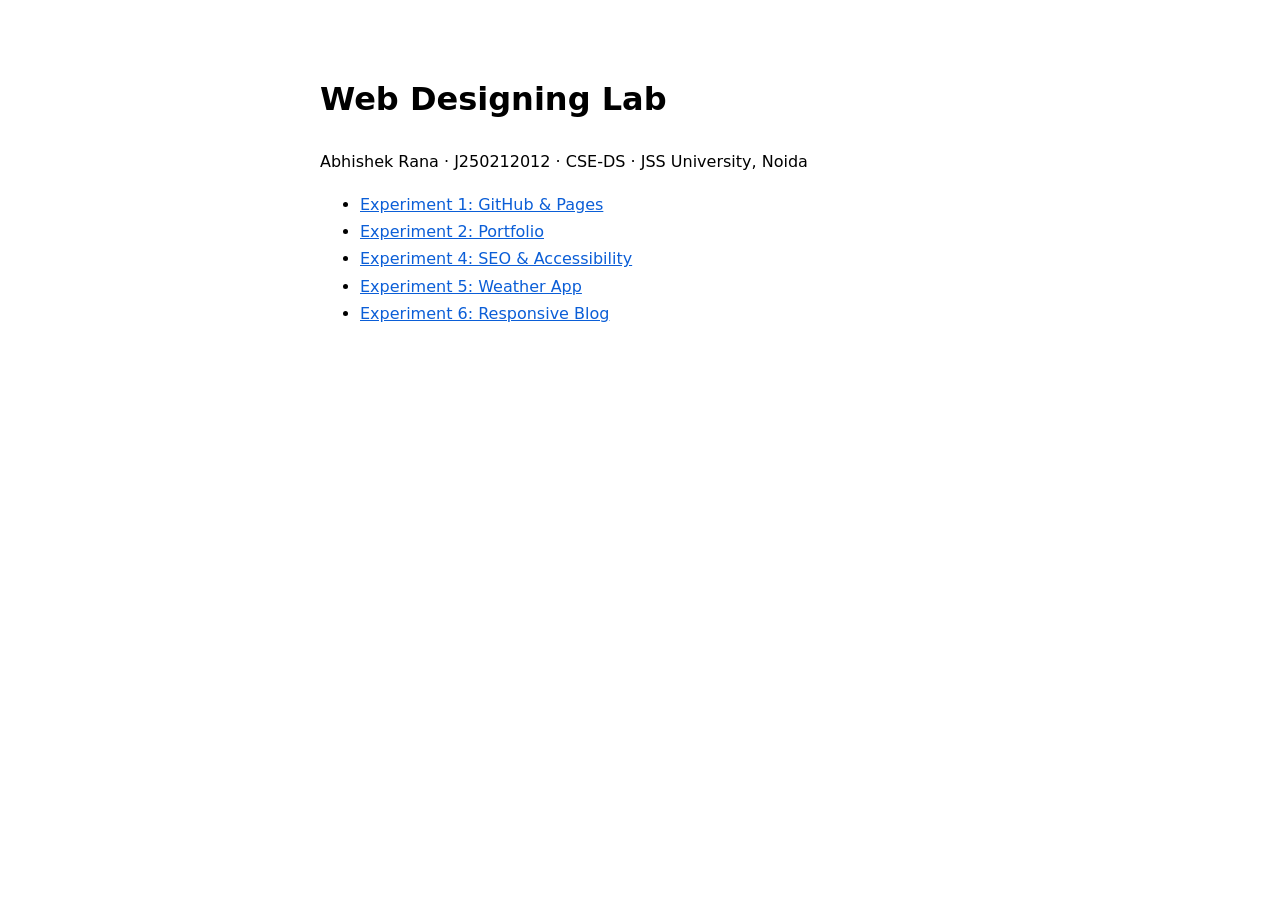
<file: index.html>
<!DOCTYPE html><html lang="en"><head><meta charset="UTF-8"><meta name="viewport" content="width=device-width, initial-scale=1.0"><title>Web Designing Lab | Abhishek Rana</title>
<style>body{font-family:system-ui,sans-serif;max-width:640px;margin:8vh auto;padding:0 1rem;line-height:1.7}a{color:#0b5ed7}</style></head><body><main>
<h1>Web Designing Lab</h1><p>Abhishek Rana &middot; J250212012 &middot; CSE-DS &middot; JSS University, Noida</p>
<ul><li><a href="experiment-1/">Experiment 1: GitHub &amp; Pages</a></li><li><a href="experiment-2/">Experiment 2: Portfolio</a></li><li><a href="experiment-4/">Experiment 4: SEO &amp; Accessibility</a></li><li><a href="experiment-5/">Experiment 5: Weather App</a></li><li><a href="experiment-6/">Experiment 6: Responsive Blog</a></li></ul></main></body></html>
</file>
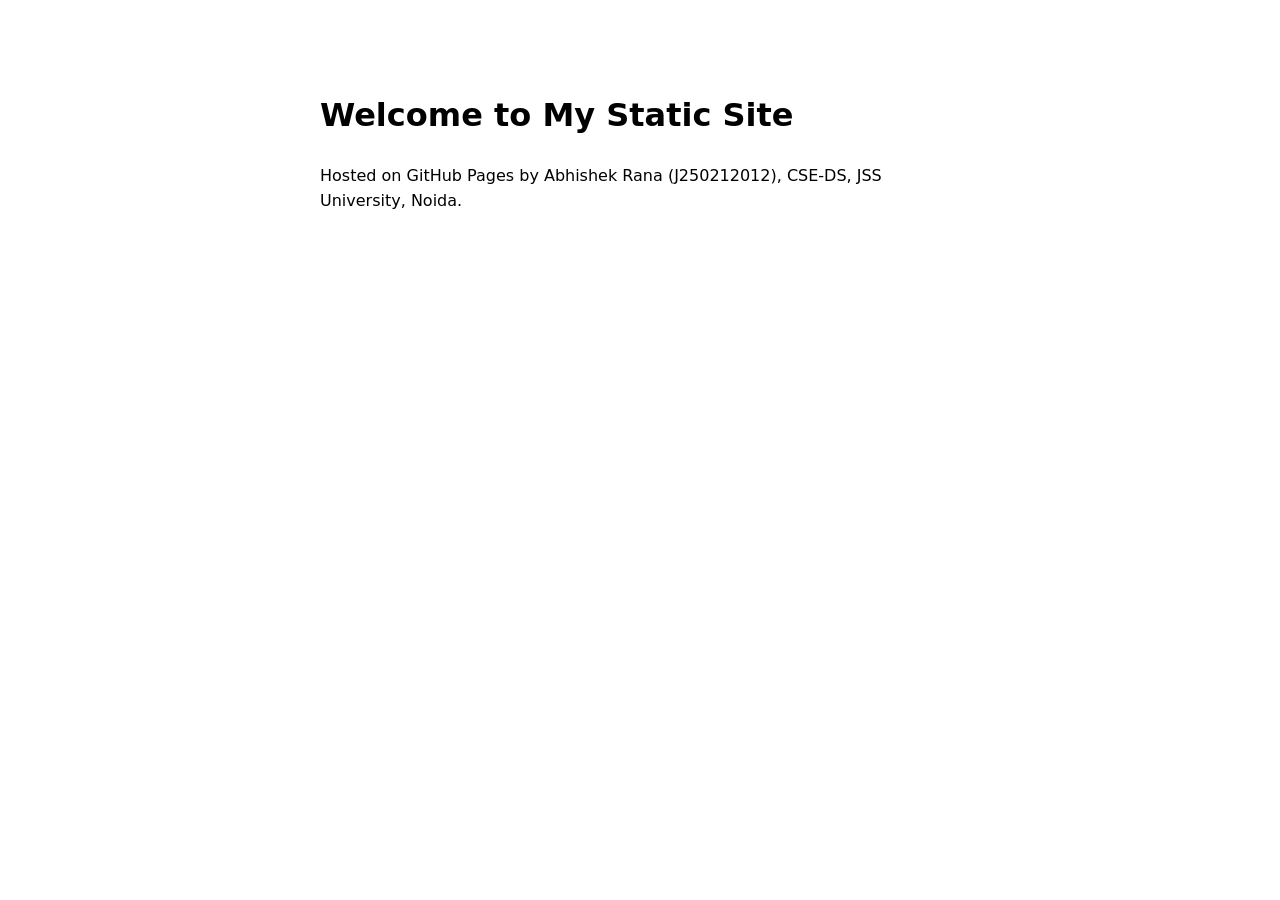
<file: experiment-1/index.html>
<!DOCTYPE html><html lang="en"><head><meta charset="UTF-8"><meta name="viewport" content="width=device-width, initial-scale=1.0"><title>Experiment 1 | Abhishek Rana</title>
<style>body{font-family:system-ui,sans-serif;max-width:640px;margin:10vh auto;padding:0 1rem;line-height:1.6}</style></head><body><main>
<h1>Welcome to My Static Site</h1>
<p>Hosted on GitHub Pages by Abhishek Rana (J250212012), CSE-DS, JSS University, Noida.</p></main></body></html>
</file>
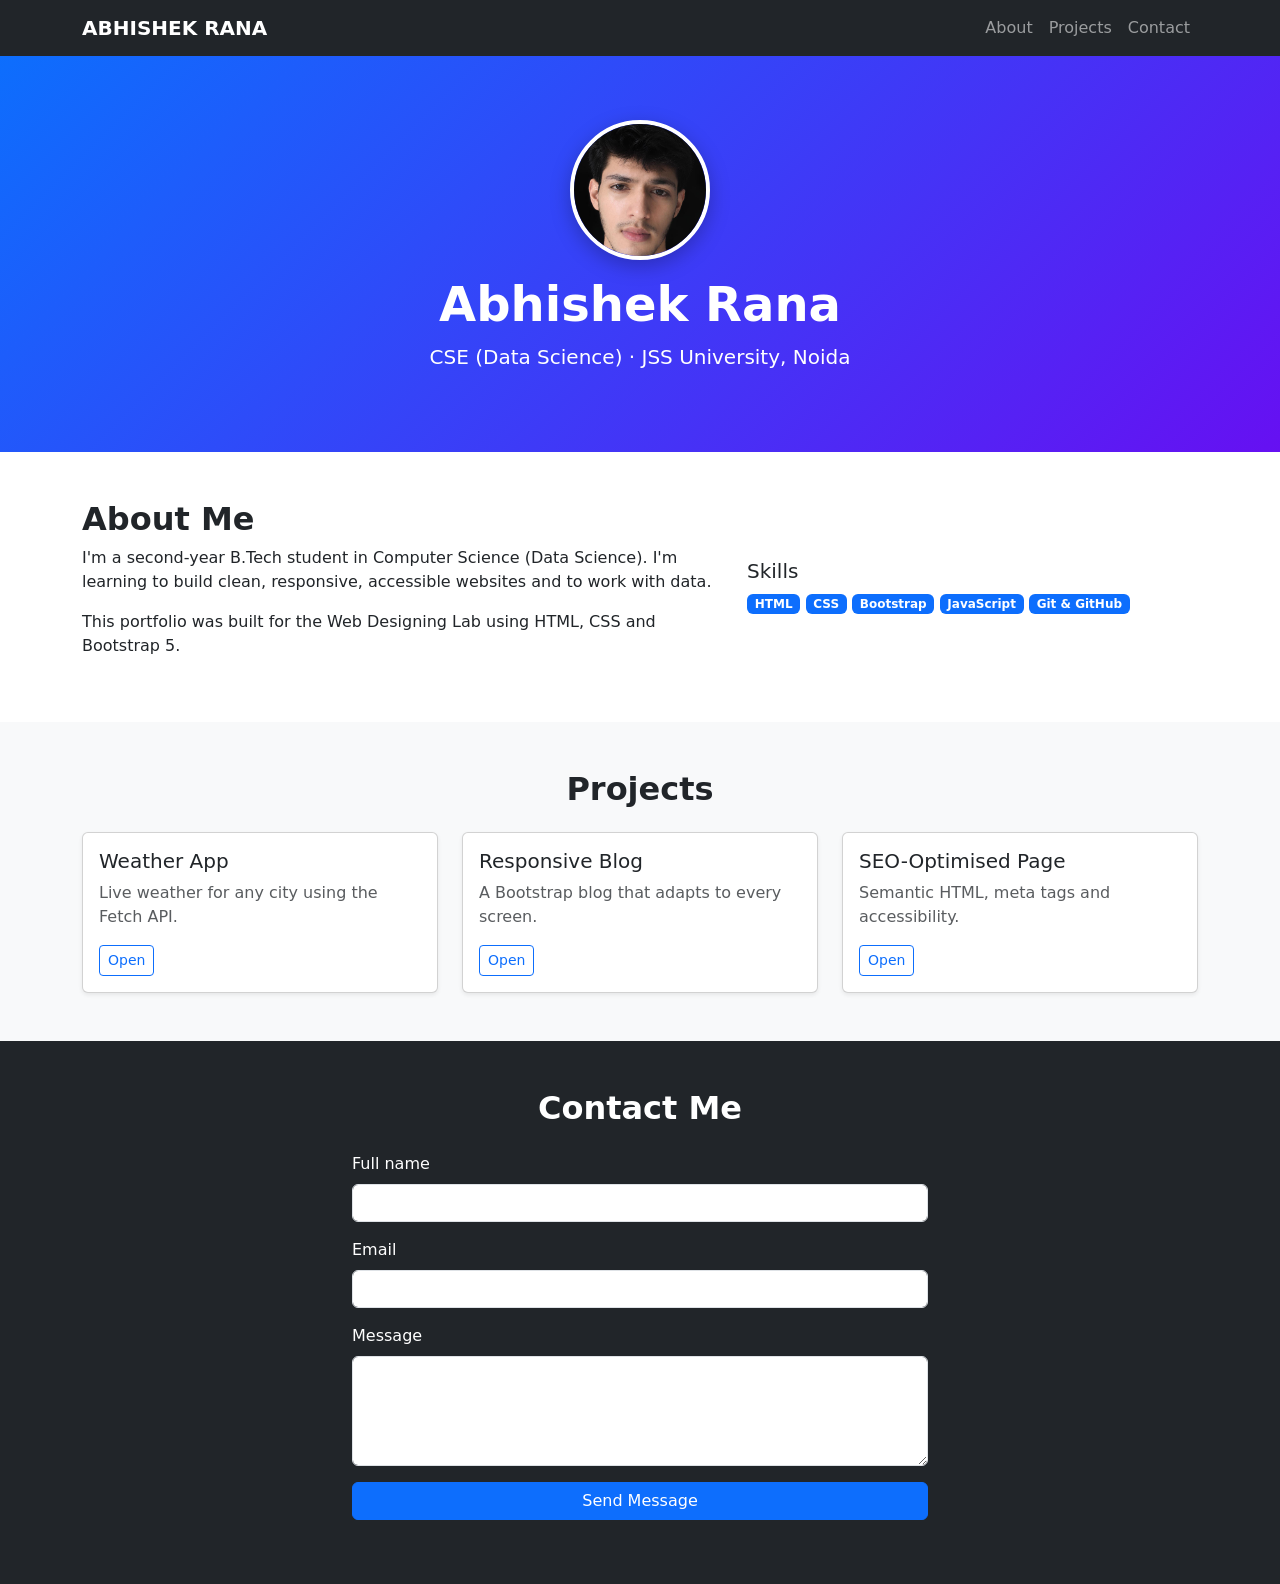
<file: experiment-2/index.html>
<!DOCTYPE html><html lang="en"><head><meta charset="UTF-8"><meta name="viewport" content="width=device-width, initial-scale=1.0"><title>Abhishek Rana | Portfolio</title>
<meta name="description" content="Portfolio of Abhishek Rana, CSE-DS student at JSS University, Noida.">
<link href="https://cdn.jsdelivr.net/npm/bootstrap@5.3.3/dist/css/bootstrap.min.css" rel="stylesheet">
<link rel="stylesheet" href="style.css"></head><body>
<nav class="navbar navbar-expand-lg navbar-dark bg-dark sticky-top"><div class="container">
<a class="navbar-brand fw-bold" href="#">ABHISHEK RANA</a>
<button class="navbar-toggler" type="button" data-bs-toggle="collapse" data-bs-target="#nav" aria-controls="nav" aria-expanded="false" aria-label="Toggle navigation"><span class="navbar-toggler-icon"></span></button>
<div class="collapse navbar-collapse" id="nav"><ul class="navbar-nav ms-auto">
<li class="nav-item"><a class="nav-link" href="#about">About</a></li><li class="nav-item"><a class="nav-link" href="#projects">Projects</a></li><li class="nav-item"><a class="nav-link" href="#contact">Contact</a></li></ul></div></div></nav>
<header class="hero text-center"><div class="container"><img src="profile.jpg" alt="Photo of Abhishek Rana" class="avatar" width="180" height="200">
<h1 class="display-5 fw-bold">Abhishek Rana</h1><p class="lead">CSE (Data Science) &middot; JSS University, Noida</p></div></header>
<section id="about" class="py-5"><div class="container"><div class="row align-items-center g-4">
<div class="col-md-7"><h2 class="fw-bold">About Me</h2>
<p>I'm a second-year B.Tech student in Computer Science (Data Science). I'm learning to build clean, responsive, accessible websites and to work with data.</p>
<p>This portfolio was built for the Web Designing Lab using HTML, CSS and Bootstrap 5.</p></div>
<div class="col-md-5"><h3 class="h5">Skills</h3><span class="badge text-bg-primary">HTML</span> <span class="badge text-bg-primary">CSS</span> <span class="badge text-bg-primary">Bootstrap</span> <span class="badge text-bg-primary">JavaScript</span> <span class="badge text-bg-primary">Git &amp; GitHub</span></div></div></div></section>
<section id="projects" class="py-5 bg-light"><div class="container"><h2 class="fw-bold text-center mb-4">Projects</h2><div class="row g-4">
<div class="col-md-4"><div class="card h-100 shadow-sm"><div class="card-body"><h3 class="h5">Weather App</h3><p class="text-muted">Live weather for any city using the Fetch API.</p><a href="../experiment-5/" class="btn btn-outline-primary btn-sm">Open</a></div></div></div>
<div class="col-md-4"><div class="card h-100 shadow-sm"><div class="card-body"><h3 class="h5">Responsive Blog</h3><p class="text-muted">A Bootstrap blog that adapts to every screen.</p><a href="../experiment-6/" class="btn btn-outline-primary btn-sm">Open</a></div></div></div>
<div class="col-md-4"><div class="card h-100 shadow-sm"><div class="card-body"><h3 class="h5">SEO-Optimised Page</h3><p class="text-muted">Semantic HTML, meta tags and accessibility.</p><a href="../experiment-4/" class="btn btn-outline-primary btn-sm">Open</a></div></div></div></div></div></section>
<section id="contact" class="py-5 bg-dark text-white"><div class="container" style="max-width:600px"><h2 class="fw-bold text-center mb-4">Contact Me</h2>
<form id="f" novalidate><div class="mb-3"><label for="name" class="form-label">Full name</label><input class="form-control" id="name" required></div>
<div class="mb-3"><label for="email" class="form-label">Email</label><input type="email" class="form-control" id="email" required></div>
<div class="mb-3"><label for="msg" class="form-label">Message</label><textarea class="form-control" id="msg" rows="4" required></textarea></div>
<button class="btn btn-primary w-100">Send Message</button><p id="ok" class="mt-3 text-success" role="status"></p></form></div></section>
<script src="https://cdn.jsdelivr.net/npm/bootstrap@5.3.3/dist/js/bootstrap.bundle.min.js"></script>
<script>document.getElementById('f').addEventListener('submit',e=>{e.preventDefault();const f=e.target;f.classList.add('was-validated');
document.getElementById('ok').textContent=f.checkValidity()?'Thanks, '+f.name.value+'! Your message is ready to send (demo form).':'Please fill every field correctly.';});</script></body></html>
</file>
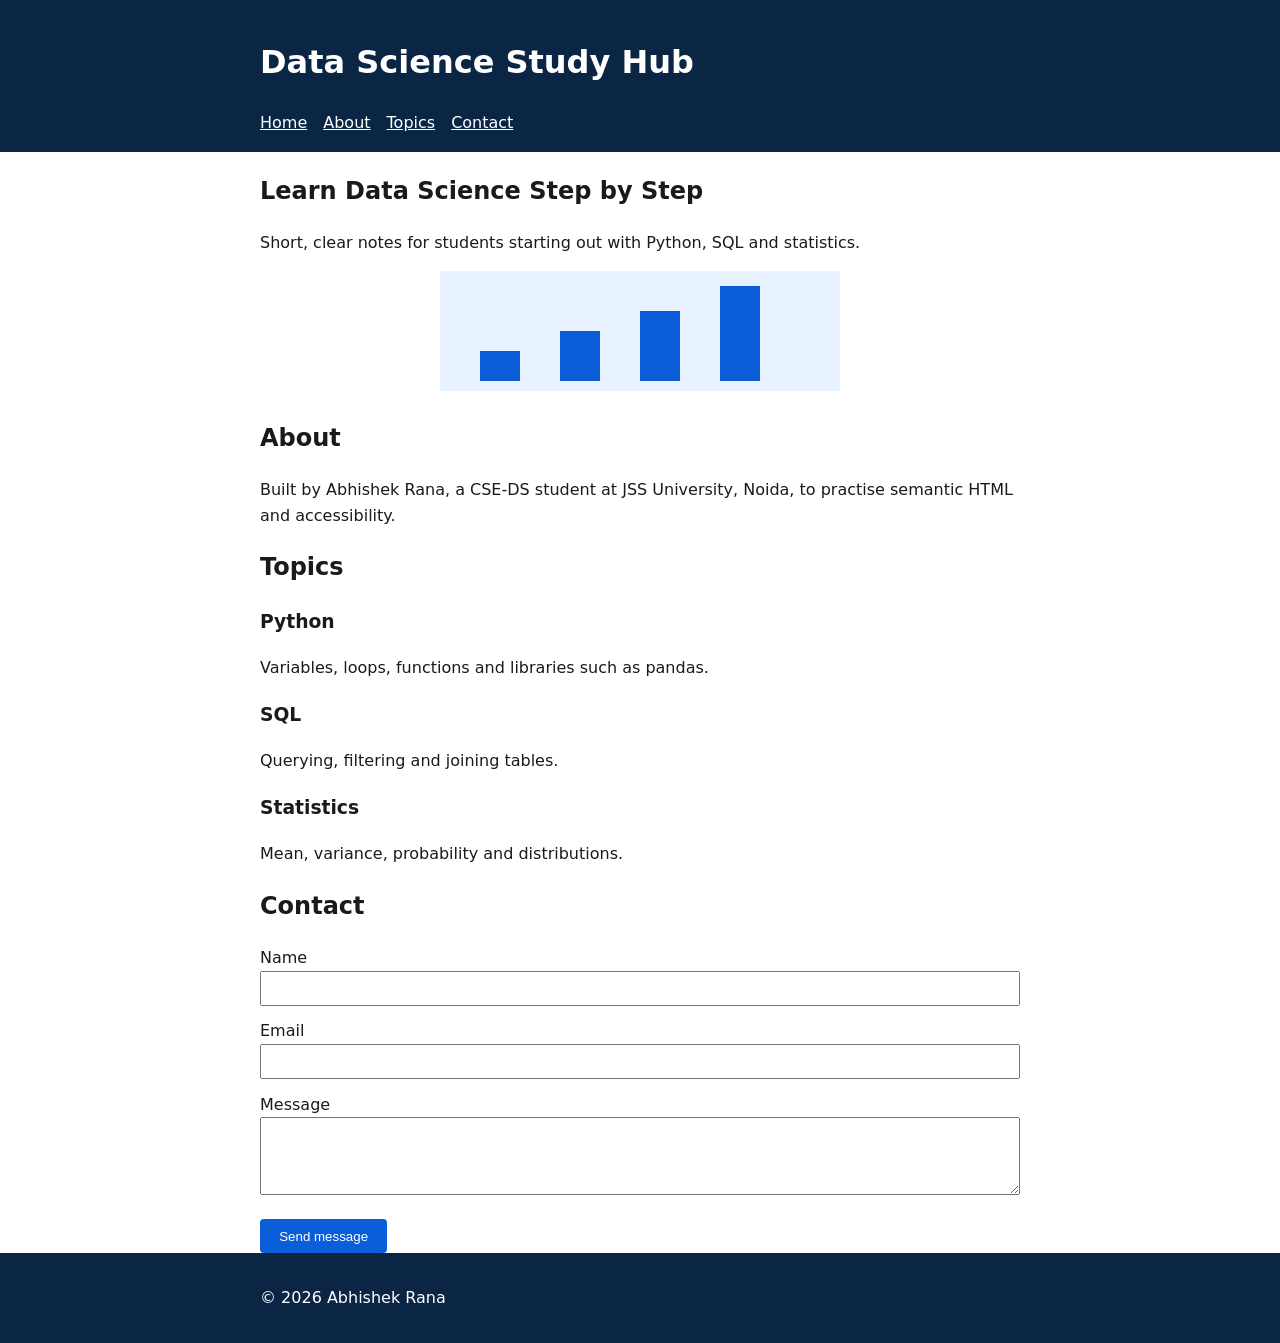
<file: experiment-4/index.html>
<!DOCTYPE html><html lang="en"><head><meta charset="UTF-8"><meta name="viewport" content="width=device-width, initial-scale=1.0"><title>Data Science Study Hub | Learn Python, SQL &amp; Statistics</title>
<meta name="description" content="A simple study hub for data science students: Python, SQL and statistics explained clearly.">
<meta name="keywords" content="data science, Python, SQL, statistics, study notes"><meta name="author" content="Abhishek Rana"><meta name="robots" content="index, follow">
<meta property="og:title" content="Data Science Study Hub"><meta property="og:description" content="Python, SQL and statistics explained clearly."><meta property="og:type" content="website">
<style>body{font-family:system-ui,sans-serif;line-height:1.6;color:#1a1a1a;margin:0}.wrap{max-width:760px;margin:0 auto;padding:0 1rem}
a{color:#0b5ed7}a:focus-visible,input:focus-visible,textarea:focus-visible,button:focus-visible{outline:3px solid #ff9800;outline-offset:2px}
.skip{position:absolute;left:-999px}.skip:focus{left:8px;top:8px;background:#fff;padding:.5rem}
header,footer{background:#0b2545;color:#fff;padding:1rem 0}header a,footer{color:#fff}nav a{margin-right:1rem}
label{display:block;margin-top:.8rem}input,textarea{width:100%;padding:.5rem;box-sizing:border-box}button{margin-top:1rem;padding:.6rem 1.2rem;background:#0b5ed7;color:#fff;border:0;border-radius:4px}</style></head><body>
<a class="skip" href="#main">Skip to main content</a>
<header><div class="wrap"><h1>Data Science Study Hub</h1><nav aria-label="Main navigation"><a href="#home">Home</a><a href="#about">About</a><a href="#topics">Topics</a><a href="#contact">Contact</a></nav></div></header>
<main id="main" class="wrap">
<section id="home"><h2>Learn Data Science Step by Step</h2><p>Short, clear notes for students starting out with Python, SQL and statistics.</p>
<svg role="img" aria-labelledby="t" width="100%" height="120" viewBox="0 0 400 120"><title id="t">Bar chart showing steadily rising values</title><rect width="400" height="120" fill="#e7f1ff"/><rect x="40" y="80" width="40" height="30" fill="#0b5ed7"/><rect x="120" y="60" width="40" height="50" fill="#0b5ed7"/><rect x="200" y="40" width="40" height="70" fill="#0b5ed7"/><rect x="280" y="15" width="40" height="95" fill="#0b5ed7"/></svg></section>
<section id="about"><h2>About</h2><p>Built by Abhishek Rana, a CSE-DS student at JSS University, Noida, to practise semantic HTML and accessibility.</p></section>
<section id="topics"><h2>Topics</h2>
<article><h3>Python</h3><p>Variables, loops, functions and libraries such as pandas.</p></article>
<article><h3>SQL</h3><p>Querying, filtering and joining tables.</p></article>
<article><h3>Statistics</h3><p>Mean, variance, probability and distributions.</p></article></section>
<section id="contact"><h2>Contact</h2><form><label for="n">Name</label><input id="n" name="name" autocomplete="name" required>
<label for="e">Email</label><input id="e" name="email" type="email" autocomplete="email" required>
<label for="m">Message</label><textarea id="m" name="message" rows="4" required></textarea><button type="submit">Send message</button></form></section></main>
<footer><div class="wrap"><p>&copy; 2026 Abhishek Rana</p></div></footer></body></html>
</file>
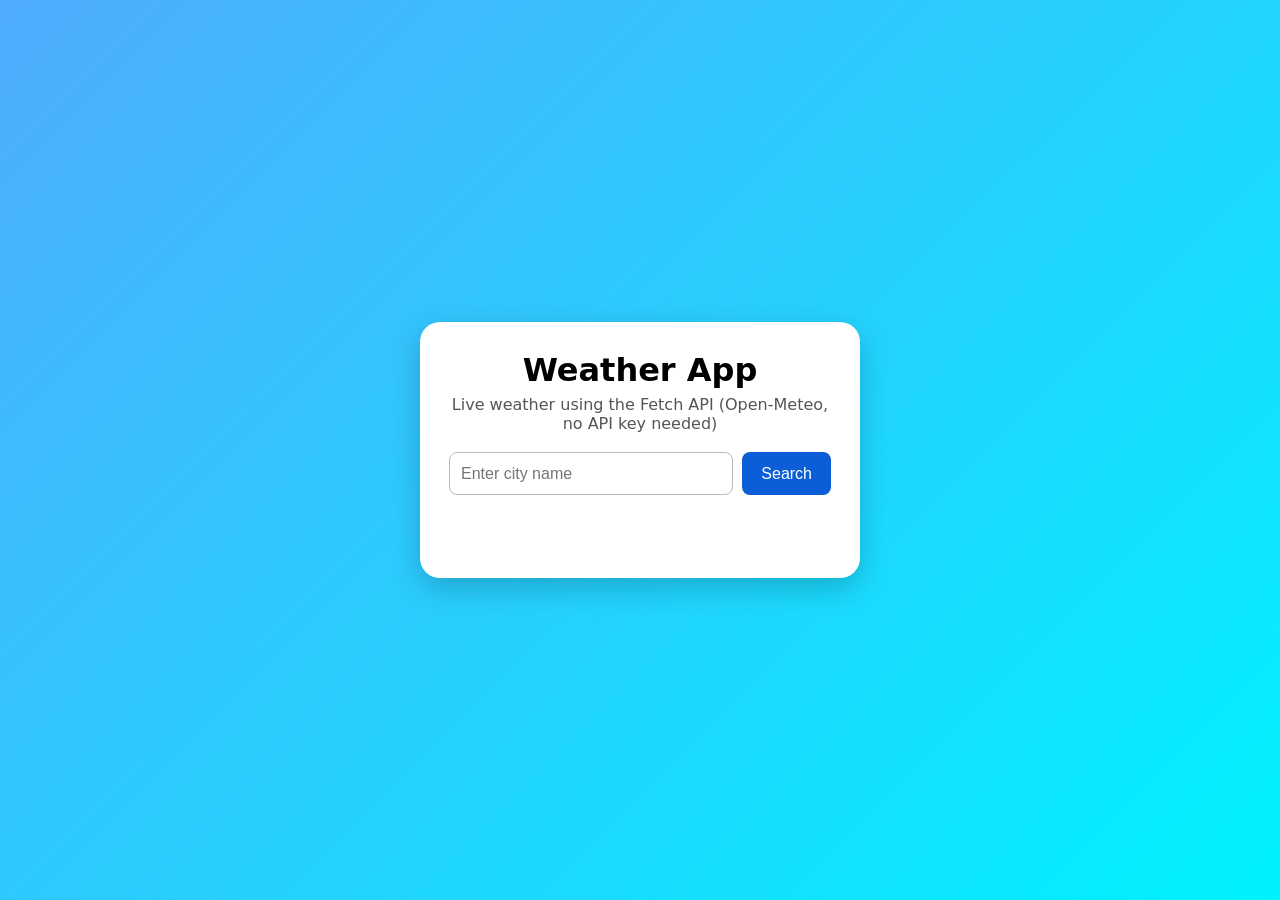
<file: experiment-5/index.html>
<!DOCTYPE html><html lang="en"><head><meta charset="UTF-8"><meta name="viewport" content="width=device-width, initial-scale=1.0"><title>Weather App | Abhishek Rana</title><link rel="stylesheet" href="style.css"></head><body>
<main class="box"><h1>Weather App</h1><p class="sub">Live weather using the Fetch API (Open-Meteo, no API key needed)</p>
<form id="form" class="search"><label for="city" class="sr">City name</label><input id="city" placeholder="Enter city name" autocomplete="off" required><button>Search</button></form>
<p id="msg" role="status" aria-live="polite"></p><section id="out" hidden>
<h2 id="place"></h2><div class="emoji" id="emoji" aria-hidden="true"></div><div class="temp" id="temp"></div><p id="desc"></p>
<div class="grid"><div>Feels like<b id="feels"></b></div><div>Humidity<b id="hum"></b></div><div>Wind<b id="wind"></b></div><div>Pressure<b id="pres"></b></div></div></section></main>
<script src="script.js"></script></body></html>
</file>
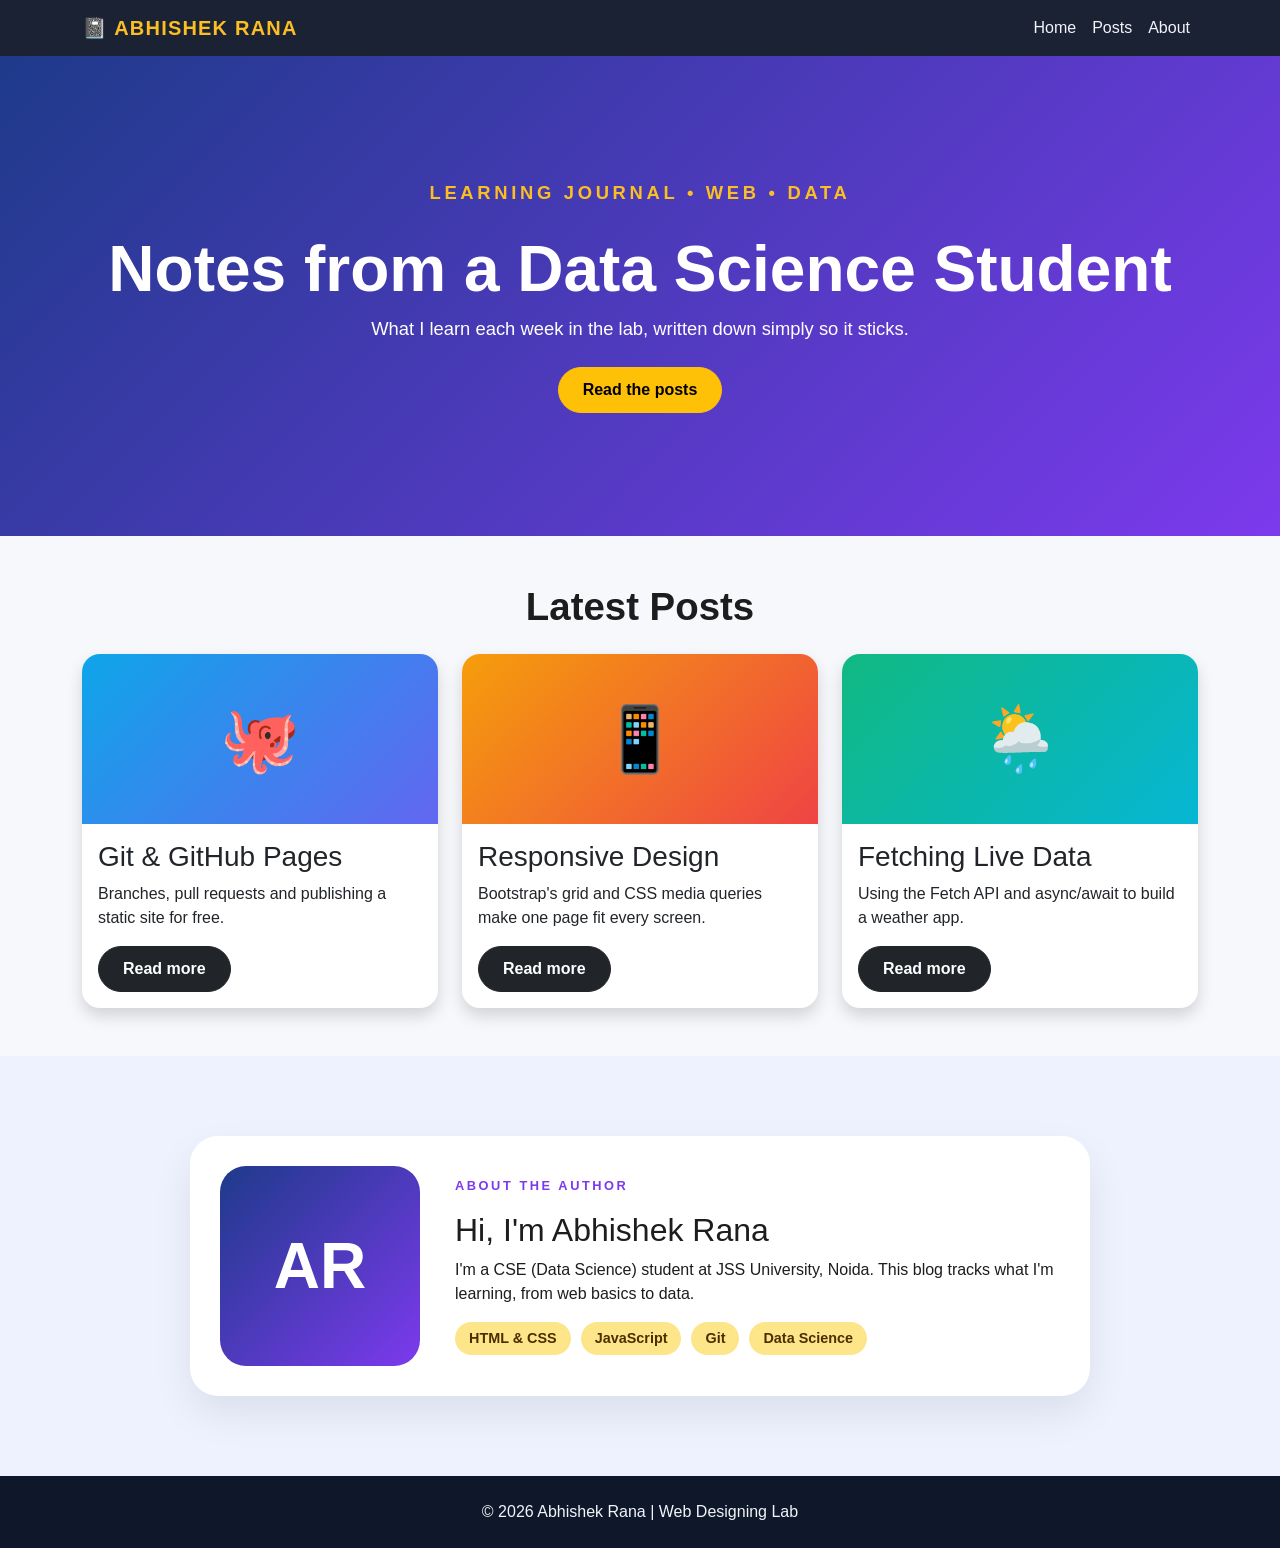
<file: experiment-6/index.html>
<!DOCTYPE html><html lang="en"><head><meta charset="UTF-8"><meta name="viewport" content="width=device-width, initial-scale=1.0"><title>Abhishek Rana | Data Science Journal</title>
<meta name="description" content="A responsive learning blog by Abhishek Rana, CSE-DS student.">
<link href="https://cdn.jsdelivr.net/npm/bootstrap@5.3.3/dist/css/bootstrap.min.css" rel="stylesheet"><link rel="stylesheet" href="style.css"></head><body>
<nav class="navbar navbar-expand-lg navbar-dark"><div class="container"><a class="navbar-brand" href="#">📓 ABHISHEK RANA</a>
<button class="navbar-toggler" type="button" data-bs-toggle="collapse" data-bs-target="#menu" aria-controls="menu" aria-expanded="false" aria-label="Toggle navigation"><span class="navbar-toggler-icon"></span></button>
<div class="collapse navbar-collapse" id="menu"><ul class="navbar-nav ms-auto"><li class="nav-item"><a class="nav-link" href="#">Home</a></li><li class="nav-item"><a class="nav-link" href="#posts">Posts</a></li><li class="nav-item"><a class="nav-link" href="#about">About</a></li></ul></div></div></nav>
<header class="hero"><div class="container text-center"><p class="eyebrow">Learning journal &bull; web &bull; data</p><h1>Notes from a Data Science Student</h1>
<p>What I learn each week in the lab, written down simply so it sticks.</p><a href="#posts" class="btn btn-warning">Read the posts</a></div></header>
<section id="posts" class="container my-5"><h2 class="section-title mb-4">Latest Posts</h2><div class="row g-4">
<div class="col-12 col-md-6 col-lg-4"><article class="card h-100 shadow"><div class="banner b1" aria-hidden="true">🐙</div><div class="card-body"><h3 class="card-title">Git &amp; GitHub Pages</h3><p class="card-text">Branches, pull requests and publishing a static site for free.</p><a href="#" class="btn btn-dark">Read more</a></div></article></div>
<div class="col-12 col-md-6 col-lg-4"><article class="card h-100 shadow"><div class="banner b2" aria-hidden="true">📱</div><div class="card-body"><h3 class="card-title">Responsive Design</h3><p class="card-text">Bootstrap's grid and CSS media queries make one page fit every screen.</p><a href="#" class="btn btn-dark">Read more</a></div></article></div>
<div class="col-12 col-md-6 col-lg-4"><article class="card h-100 shadow"><div class="banner b3" aria-hidden="true">🌦️</div><div class="card-body"><h3 class="card-title">Fetching Live Data</h3><p class="card-text">Using the Fetch API and async/await to build a weather app.</p><a href="#" class="btn btn-dark">Read more</a></div></article></div></div></section>
<section id="about" class="about-section"><div class="container"><div class="about-box"><div class="profile" role="img" aria-label="Initials AR">AR</div>
<div><p class="eyebrow dark">About the author</p><h2>Hi, I'm Abhishek Rana</h2><p>I'm a CSE (Data Science) student at JSS University, Noida. This blog tracks what I'm learning, from web basics to data.</p>
<ul class="tags"><li>HTML &amp; CSS</li><li>JavaScript</li><li>Git</li><li>Data Science</li></ul></div></div></div></section>
<footer class="text-center p-4"><p class="mb-0">&copy; 2026 Abhishek Rana | Web Designing Lab</p></footer>
<script src="https://cdn.jsdelivr.net/npm/bootstrap@5.3.3/dist/js/bootstrap.bundle.min.js"></script></body></html>
</file>
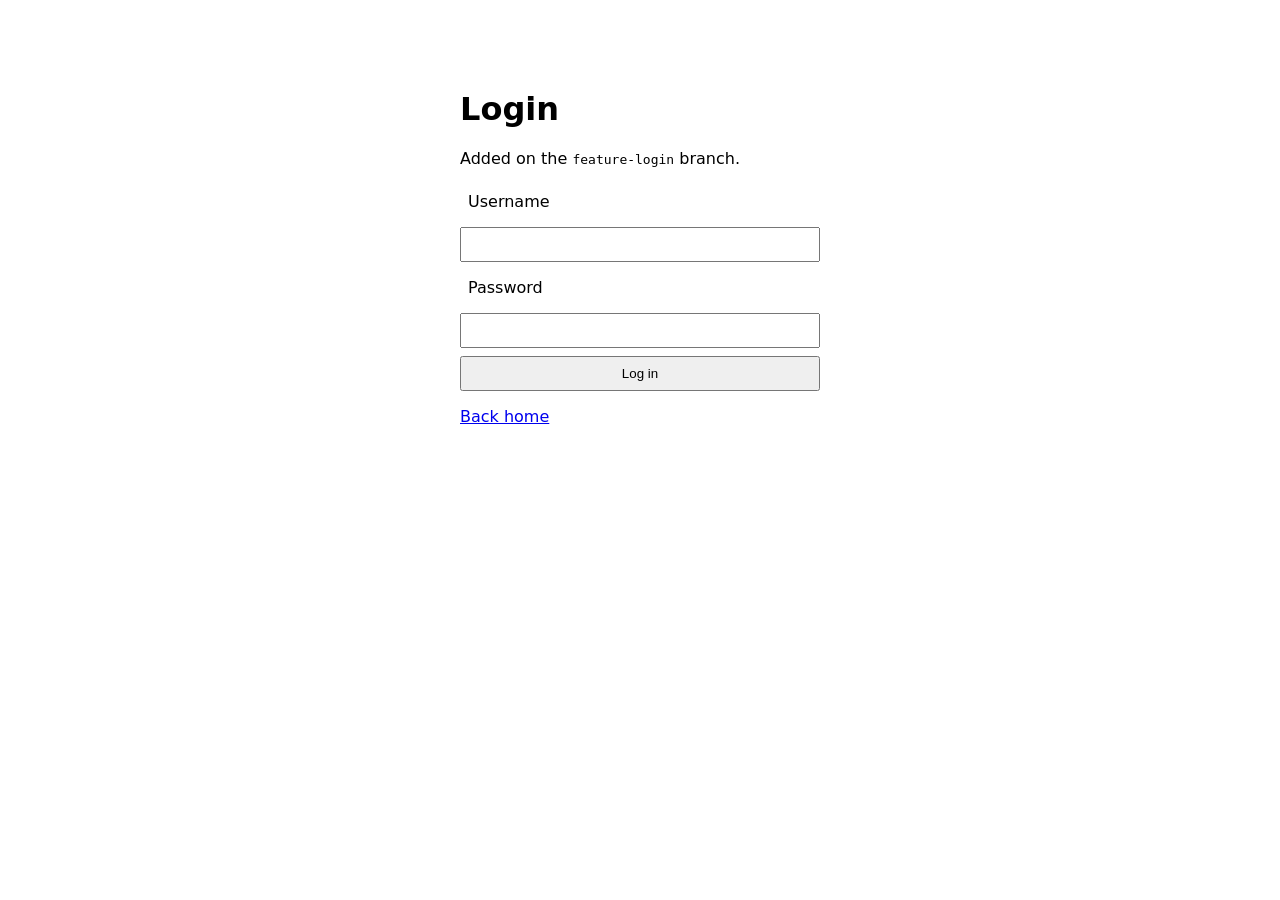
<file: experiment-1/login.html>
<!DOCTYPE html><html lang="en"><head><meta charset="UTF-8"><meta name="viewport" content="width=device-width, initial-scale=1.0"><title>Login | Experiment 1</title>
<style>body{font-family:system-ui,sans-serif;max-width:360px;margin:10vh auto;padding:0 1rem}label,input,button{display:block;width:100%;margin:.5rem 0;padding:.5rem;box-sizing:border-box}</style></head><body><main>
<h1>Login</h1><p>Added on the <code>feature-login</code> branch.</p>
<form><label for="u">Username</label><input id="u" required><label for="p">Password</label><input id="p" type="password" required><button>Log in</button></form>
<p><a href="index.html">Back home</a></p></main></body></html>
</file>
<file: experiment-2/style.css>
html{scroll-behavior:smooth}section{scroll-margin-top:70px}
.hero{background:linear-gradient(135deg,#0d6efd,#6610f2);color:#fff;padding:4rem 0}
.avatar{display:block;width:140px;height:140px;margin:0 auto 1rem;border-radius:50%;object-fit:cover;border:4px solid #fff;box-shadow:0 6px 20px rgba(0,0,0,.25)}
.card{transition:transform .2s}.card:hover{transform:translateY(-4px)}
</file>
<file: experiment-5/style.css>
*{box-sizing:border-box;margin:0}body{font-family:system-ui,sans-serif;min-height:100vh;display:grid;place-items:center;padding:1rem;background:linear-gradient(135deg,#4facfe,#00f2fe)}
.box{width:100%;max-width:440px;background:#fff;padding:1.8rem;border-radius:20px;text-align:center;box-shadow:0 10px 30px rgba(0,0,0,.2)}
.sub{color:#555;margin:.4rem 0 1.2rem}.search{display:flex;gap:.6rem}.search input{flex:1;padding:.7rem;border:1px solid #bbb;border-radius:8px;font-size:1rem}
.search button{padding:.7rem 1.2rem;border:0;border-radius:8px;background:#0b5ed7;color:#fff;font-size:1rem;cursor:pointer}.search button:hover{background:#0a4fb5}
.sr{position:absolute;left:-999px}#msg{margin:1rem 0;color:#444;min-height:1.4em}#msg.error{color:#b00020;font-weight:700}
.emoji{font-size:4rem}.temp{font-size:3rem;font-weight:700;color:#0b5ed7}#desc{margin-bottom:1rem;font-size:1.2rem}
.grid{display:grid;grid-template-columns:1fr 1fr;gap:.6rem}.grid div{background:#f3f9ff;border:1px solid #dceeff;border-radius:10px;padding:.7rem}.grid b{display:block}
@media(max-width:500px){.search{flex-direction:column}.grid{grid-template-columns:1fr}}
</file>
<file: experiment-6/style.css>
body{font-family:'Segoe UI',Arial,sans-serif;background:#f6f8fc;color:#1d1d1d}
.navbar{background:rgba(15,23,42,.95);position:sticky;top:0;z-index:10}.navbar-brand{color:#fbbf24!important;font-weight:700;letter-spacing:.06em}.nav-link{color:#f1f5f9!important}.nav-link:hover{color:#fbbf24!important}
.hero{min-height:480px;display:flex;align-items:center;color:#fff;background:linear-gradient(135deg,#1e3a8a,#7c3aed);padding:60px 20px}
.hero h1{font-size:clamp(2.2rem,5vw,4rem);font-weight:800}.hero p{max-width:640px;margin:0 auto 24px;font-size:1.15rem}
.eyebrow{font-size:.8rem;letter-spacing:.2em;text-transform:uppercase;color:#fbbf24;font-weight:600}.eyebrow.dark{color:#7c3aed}
.section-title{text-align:center;font-weight:700;font-size:clamp(1.8rem,3vw,2.6rem)}
.card{border:0;border-radius:18px;overflow:hidden;transition:transform .3s}.card:hover{transform:translateY(-8px)}
.banner{height:170px;display:grid;place-items:center;font-size:4rem}.b1{background:linear-gradient(135deg,#0ea5e9,#6366f1)}.b2{background:linear-gradient(135deg,#f59e0b,#ef4444)}.b3{background:linear-gradient(135deg,#10b981,#06b6d4)}
.btn{border-radius:999px;padding:10px 24px;font-weight:600}
.about-section{padding:80px 20px;background:#eef2ff}
.about-box{display:flex;align-items:center;gap:35px;max-width:900px;margin:auto;background:#fff;border-radius:28px;padding:30px;box-shadow:0 18px 40px rgba(0,0,0,.08)}
.profile{flex:none;width:200px;height:200px;border-radius:26px;background:linear-gradient(135deg,#1e3a8a,#7c3aed);color:#fff;display:grid;place-items:center;font-size:4rem;font-weight:700}
.tags{list-style:none;padding:0;display:flex;flex-wrap:wrap;gap:10px;margin:0}.tags li{background:#fde68a;color:#4d2d00;padding:6px 14px;border-radius:999px;font-weight:600;font-size:.9rem}
footer{background:#0f172a;color:#f1f5f9}
/* Media queries */
@media(max-width:768px){.hero{min-height:420px}.about-box{flex-direction:column;text-align:center}.tags{justify-content:center}.profile{width:150px;height:150px;font-size:3rem}}
@media(max-width:576px){.hero{min-height:360px;padding:40px 15px}.hero p{font-size:1rem}.banner{height:140px}.about-section{padding:50px 15px}.about-box{padding:20px 16px}}
</file>
